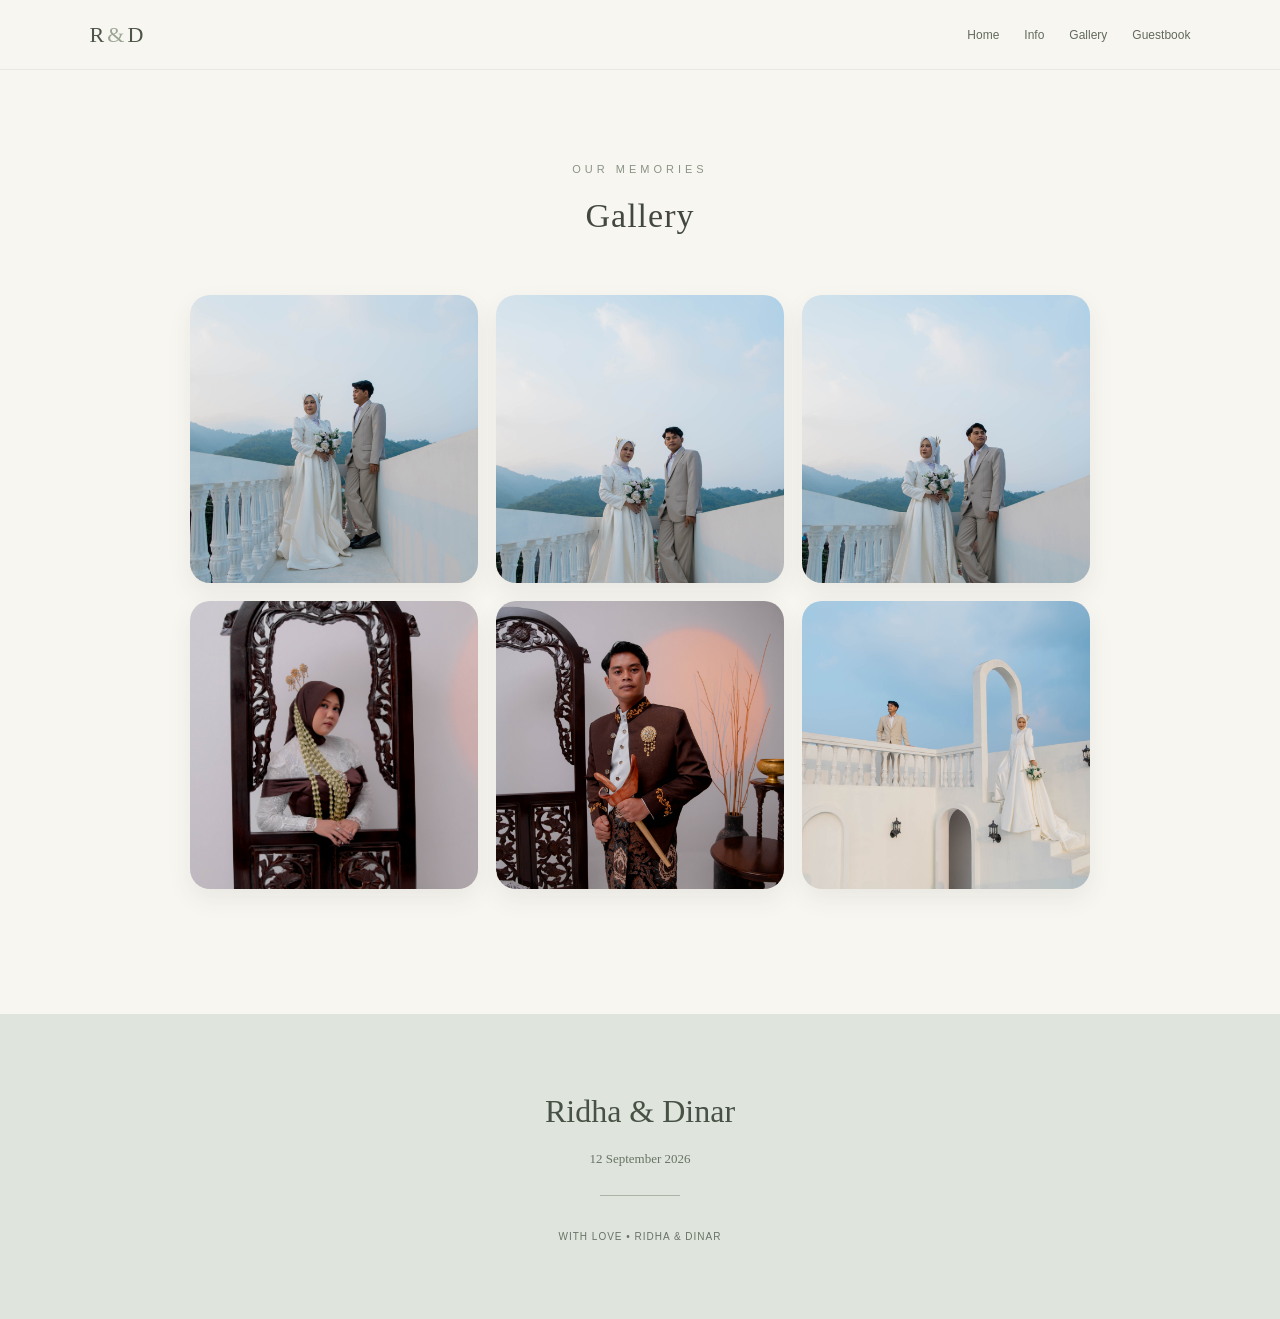
<file: gallery.html>
<!DOCTYPE html>
<html lang="id">

<head>

    <meta charset="UTF-8">

    <meta name="viewport"
          content="width=device-width, initial-scale=1.0">

    <title>Gallery | Ridha & Dinar</title>

    <link rel="stylesheet"
          href="assets/css/style.css">

</head>

<body>

<nav class="navbar">

    <div class="logo">
        R<span>&</span>D
    </div>

    <div class="nav-menu">

        <a href="index.html">Home</a>
        <a href="info.html">Info</a>
        <a href="gallery.html">Gallery</a>
        <a href="guestbook.html">Guestbook</a>

    </div>

</nav>


<section class="section gallery-section">

    <div class="section-title">

        <p>OUR MEMORIES</p>

        <h2>
            Gallery
        </h2>

    </div>


    <div class="gallery-grid">

        <div class="gallery-item">

            <img src="assets/img/foto1.jpg"
                 alt="Foto Ridha dan Dinar">

        </div>


        <div class="gallery-item">

            <img src="assets/img/foto2.jpg"
                 alt="Foto Ridha dan Dinar">

        </div>


        <div class="gallery-item">

            <img src="assets/img/foto3.jpg"
                 alt="Foto Ridha dan Dinar">

        </div>


        <div class="gallery-item">

            <img src="assets/img/ridha.jpg"
                 alt="Ridha">

        </div>


        <div class="gallery-item">

            <img src="assets/img/dinar.jpg"
                 alt="Dinar">

        </div>


        <div class="gallery-item">

            <img src="assets/img/background.jpg"
                 alt="Wedding">

        </div>

    </div>

</section>


<footer class="footer">

    <h2>
        Ridha & Dinar
    </h2>

    <p>
        12 September 2026
    </p>

    <div class="footer-line"></div>

    <small>
        WITH LOVE • RIDHA & DINAR
    </small>

</footer>

</body>
</html>
</file>
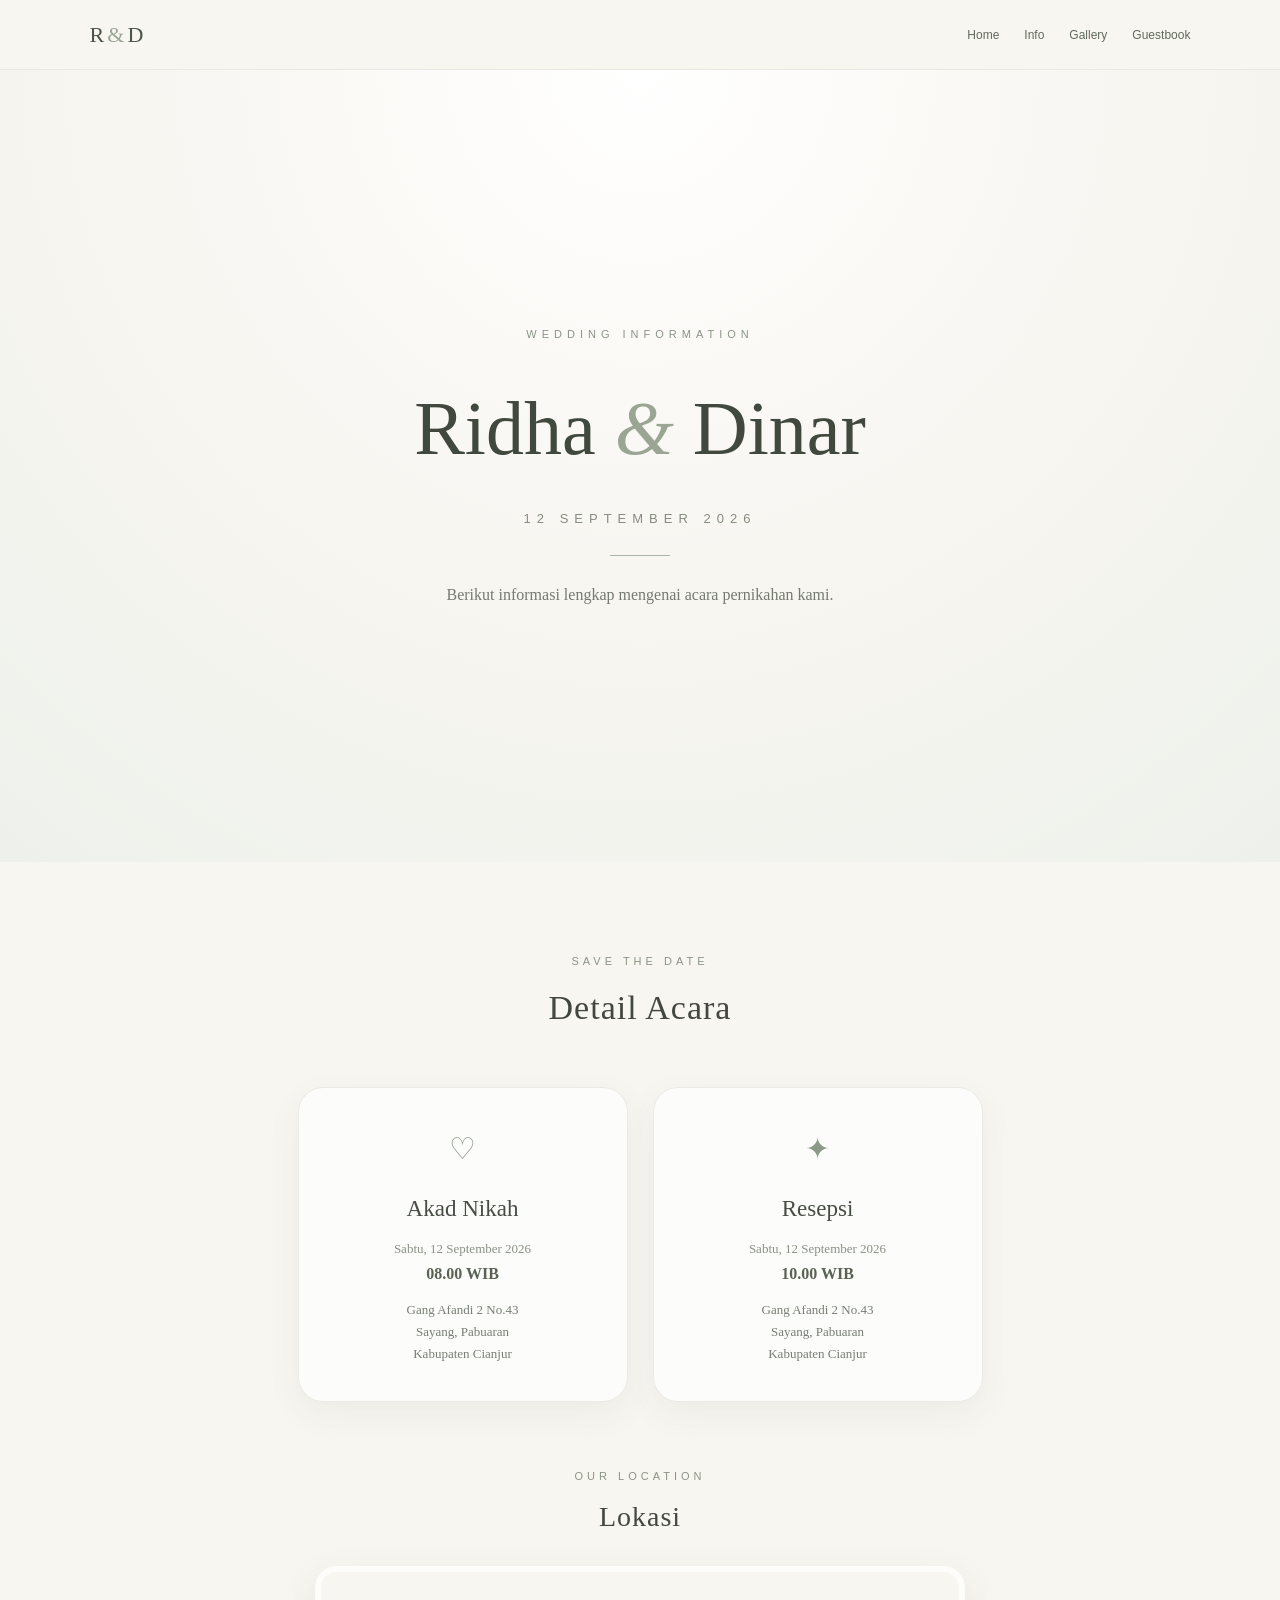
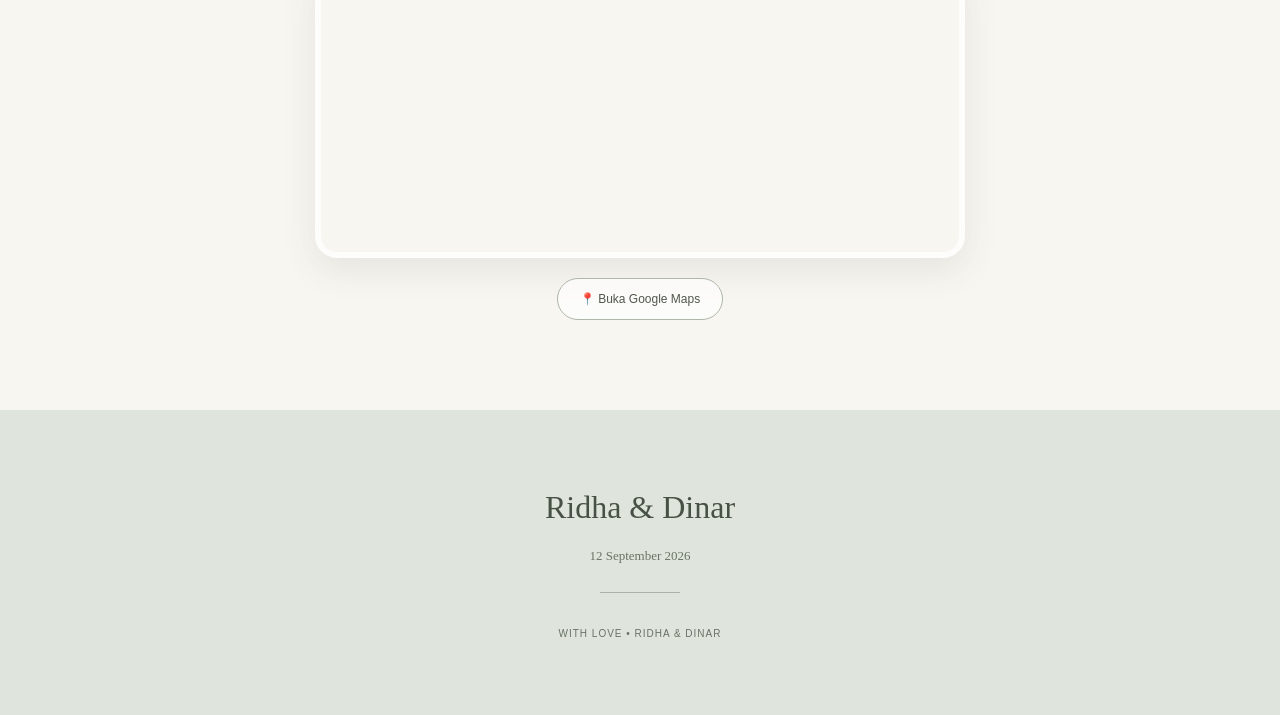
<file: info.html>
<!DOCTYPE html>
<html lang="id">

<head>

    <meta charset="UTF-8">

    <meta name="viewport"
          content="width=device-width, initial-scale=1.0">

    <title>Info | Ridha & Dinar</title>

    <link rel="stylesheet"
          href="assets/css/style.css">

</head>

<body>

<nav class="navbar">

    <div class="logo">
        R<span>&</span>D
    </div>

    <div class="nav-menu">

        <a href="index.html">
            Home
        </a>

        <a href="info.html">
            Info
        </a>

        <a href="gallery.html">
            Gallery
        </a>

        <a href="guestbook.html">
            Guestbook
        </a>

    </div>

</nav>


<section class="hero">

    <div class="hero-content">

        <p class="hero-small">
            WEDDING INFORMATION
        </p>

        <h1>
            Ridha <span>&</span> Dinar
        </h1>

        <p class="hero-date">
            12 SEPTEMBER 2026
        </p>

        <div class="hero-line"></div>

        <p>
            Berikut informasi lengkap mengenai
            acara pernikahan kami.
        </p>

    </div>

</section>


<section class="section event-section">

    <div class="section-title">

        <p>SAVE THE DATE</p>

        <h2>
            Detail Acara
        </h2>

    </div>


    <div class="event-container">

        <div class="event-card">

            <div class="event-icon">
                ♡
            </div>

            <h3>
                Akad Nikah
            </h3>

            <p class="event-date">
                Sabtu, 12 September 2026
            </p>

            <p>
                <strong>08.00 WIB</strong>
            </p>

            <p>
                Gang Afandi 2 No.43<br>
                Sayang, Pabuaran<br>
                Kabupaten Cianjur
            </p>

        </div>


        <div class="event-card">

            <div class="event-icon">
                ✦
            </div>

            <h3>
                Resepsi
            </h3>

            <p class="event-date">
                Sabtu, 12 September 2026
            </p>

            <p>
                <strong>10.00 WIB</strong>
            </p>

            <p>
                Gang Afandi 2 No.43<br>
                Sayang, Pabuaran<br>
                Kabupaten Cianjur
            </p>

        </div>

    </div>


    <div class="map-section">

        <div class="section-title">

            <p>OUR LOCATION</p>

            <h2>
                Lokasi
            </h2>

        </div>

        <div class="map-container">

            <iframe
                src="https://www.google.com/maps?q=Gang+Afandi+2+No.43,+Sayang,+Pabuaran,+Cianjur,+Jawa+Barat&output=embed"
                loading="lazy"
                allowfullscreen>
            </iframe>

        </div>

        <a
            href="https://maps.app.goo.gl/MuAJNy5SBTFGna1C7"
            target="_blank"
            class="map-button">

            📍 Buka Google Maps

        </a>

    </div>

</section>


<footer class="footer">

    <h2>
        Ridha & Dinar
    </h2>

    <p>
        12 September 2026
    </p>

    <div class="footer-line"></div>

    <small>
        WITH LOVE • RIDHA & DINAR
    </small>

</footer>


</body>
</html>
</file>
<file: assets/css/style.css>
* {
    margin: 0;
    padding: 0;
    box-sizing: border-box;
}

html {
    scroll-behavior: smooth;
}

body {
    font-family: Georgia, "Times New Roman", serif;
    background: #f8f6f1;
    color: #4d514b;
    line-height: 1.7;
}

.hidden {
    display: none !important;
}


/* ================= OPENING ================= */

.opening {
    position: fixed;
    inset: 0;
    z-index: 99999;

    display: flex;
    align-items: center;
    justify-content: center;

    text-align: center;
    overflow: hidden;

    background:
        url("../img/background.jpg")
        center center / cover no-repeat;

    transition:
        opacity .8s ease,
        visibility .8s ease;
}

.opening.hide {
    opacity: 0;
    visibility: hidden;
    pointer-events: none;
}

.opening-overlay {
    position: absolute;
    inset: 0;

    background:
        linear-gradient(
            rgba(30, 40, 32, .32),
            rgba(30, 40, 32, .48)
        );
}

.opening-content {
    position: relative;
    z-index: 2;

    width: min(90%, 650px);
    padding: 50px 30px;

    color: white;

    text-shadow:
        0 2px 18px rgba(0,0,0,.22);

    animation: openingFade 1.2s ease;
}

@keyframes openingFade {

    from {
        opacity: 0;
        transform: translateY(20px);
    }

    to {
        opacity: 1;
        transform: translateY(0);
    }

}

.opening-label {
    font-family: Arial, sans-serif;
    font-size: 11px;
    letter-spacing: 6px;
    margin-bottom: 18px;
    color: rgba(255,255,255,.92);
}

.opening h1 {
    font-size: clamp(52px, 9vw, 86px);
    font-weight: 400;
    line-height: 1.1;
}

.opening h1 span {
    color: #dbe3d5;
    font-style: italic;
}

.opening-date {
    font-family: Arial, sans-serif;
    letter-spacing: 5px;
    font-size: 13px;
    margin-top: 20px;
}

.opening-text {
    margin: 25px auto 35px;
    font-size: 14px;
    color: rgba(255,255,255,.92);
}


/* ================= BUTTON ================= */

.btn-open,
.btn-more,
.btn-submit,
.map-button {

    display: inline-block;

    padding: 12px 27px;

    border: 1px solid #aeb7a8;
    border-radius: 40px;

    background: rgba(255,255,255,.65);

    color: #50584c;

    text-decoration: none;

    font-family: Arial, sans-serif;
    font-size: 13px;

    cursor: pointer;

    transition: .3s ease;
}

.opening .btn-open {

    background: rgba(255,255,255,.9);

    color: #4d574b;

    border-color: rgba(255,255,255,.9);

    box-shadow:
        0 12px 35px rgba(0,0,0,.16);
}

.btn-open:hover,
.btn-more:hover,
.btn-submit:hover,
.map-button:hover {

    transform: translateY(-3px);

    background: #fff;

    box-shadow:
        0 12px 30px rgba(60,70,55,.14);
}


/* ================= NAVBAR ================= */

.navbar {

    position: sticky;
    top: 0;
    z-index: 1000;

    display: flex;
    justify-content: space-between;
    align-items: center;

    padding: 16px 7%;

    background: rgba(248,246,241,.88);

    backdrop-filter: blur(14px);

    border-bottom:
        1px solid rgba(120,130,115,.12);
}

.logo {

    font-size: 22px;
    letter-spacing: 3px;
    color: #4c5548;
}

.logo span {
    color: #9ba695;
}

.nav-menu {

    display: flex;
    gap: 25px;
}

.nav-menu a {

    color: #626a5d;

    text-decoration: none;

    font-family: Arial, sans-serif;
    font-size: 12px;

    transition: .3s;
}

.nav-menu a:hover {
    color: #9aa594;
}


/* ================= GENERAL ================= */

.section {

    width: 100%;
    max-width: 1100px;

    margin: auto;

    padding: 90px 25px;
}

.section-title {

    text-align: center;

    margin-bottom: 50px;
}

.section-title p {

    font-family: Arial, sans-serif;

    font-size: 11px;

    letter-spacing: 4px;

    color: #8a9485;

    margin-bottom: 8px;
}

.section-title h2 {

    font-size: 34px;

    font-weight: 400;

    color: #42483f;

    letter-spacing: 1px;
}


/* ================= HERO ================= */

.hero {

    min-height: 88vh;

    display: flex;
    justify-content: center;
    align-items: center;

    text-align: center;

    padding: 80px 25px;

    background:
        radial-gradient(
            circle at top,
            #ffffff 0%,
            #f8f6f1 48%,
            #eef1eb 100%
        );
}

.hero-content {
    max-width: 720px;
}

.hero-small {

    font-family: Arial, sans-serif;

    font-size: 11px;

    letter-spacing: 5px;

    color: #8a9485;

    margin-bottom: 20px;
}

.hero h1 {

    font-size: clamp(48px,8vw,76px);

    font-weight: 400;

    color: #41483e;

    margin-bottom: 15px;
}

.hero h1 span {

    color: #9aa594;

    font-style: italic;
}

.hero-date {

    font-family: Arial, sans-serif;

    letter-spacing: 6px;

    font-size: 13px;

    color: #858e7e;

    margin-bottom: 25px;
}

.hero-line {

    width: 60px;
    height: 1px;

    background: #aab3a5;

    margin: 25px auto;
}

.hero-content > p:last-child {

    max-width: 550px;

    margin: auto;

    color: #747a70;
}


/* ================= COUPLE ================= */

.couple {
    background: #f8f6f1;
}

.couple-container {

    display: flex;

    justify-content: center;
    align-items: center;

    gap: 55px;
}

.couple-card {

    width: 300px;

    text-align: center;
}

.couple-photo {

    width: 240px;
    height: 240px;

    margin: 0 auto 25px;

    overflow: hidden;

    border-radius: 50%;

    border: 8px solid rgba(255,255,255,.8);

    box-shadow:
        0 15px 35px rgba(60,70,55,.12);
}

.couple-photo img {

    width: 100%;
    height: 100%;

    object-fit: cover;

    transition: transform .6s ease;
}

.couple-photo:hover img {
    transform: scale(1.05);
}

.couple-card h3 {

    font-size: 24px;

    font-weight: 400;

    color: #444b41;

    margin-bottom: 10px;
}

.couple-card p {

    font-size: 14px;

    color: #7b8177;
}

.and {

    font-size: 40px;

    color: #a0aa99;

    font-style: italic;
}


/* ================= COUNTDOWN ================= */

.countdown-section {

    max-width: none;

    background: #eef1eb;
}

.countdown {

    display: flex;

    justify-content: center;

    gap: 15px;

    flex-wrap: wrap;
}

.countdown-box {

    width: 105px;
    height: 105px;

    display: flex;

    flex-direction: column;

    justify-content: center;
    align-items: center;

    background: rgba(255,255,255,.65);

    border:
        1px solid rgba(120,130,115,.15);

    border-radius: 20px;

    box-shadow:
        0 8px 25px rgba(70,80,65,.06);
}

.countdown-box span {

    font-size: 28px;

    color: #4b5447;
}

.countdown-box small {

    font-family: Arial, sans-serif;

    font-size: 10px;

    letter-spacing: 2px;

    color: #8b9385;
}


/* ================= EVENT ================= */

.event-section {
    background: #f8f6f1;
}

.event-container {

    display: flex;

    justify-content: center;

    gap: 25px;

    flex-wrap: wrap;
}

.event-card {

    width: 330px;

    padding: 35px 25px;

    text-align: center;

    background: rgba(255,255,255,.62);

    border:
        1px solid rgba(120,130,115,.14);

    border-radius: 25px;

    box-shadow:
        0 12px 35px rgba(60,70,55,.06);

    transition: .3s;
}

.event-card:hover {

    transform: translateY(-5px);

    box-shadow:
        0 18px 40px rgba(60,70,55,.10);
}

.event-icon {

    font-size: 30px;

    margin-bottom: 15px;

    color: #8d9988;
}

.event-card h3 {

    font-size: 23px;

    font-weight: 400;

    color: #464d43;

    margin-bottom: 10px;
}

.event-date {

    font-size: 13px;

    color: #8a9185;
}

.event-card strong {
    color: #596253;
}

.event-card > p:last-child {

    margin-top: 12px;

    font-size: 13px;

    color: #777e73;
}


/* ================= MAP ================= */

.map-section {

    margin-top: 65px;

    text-align: center;
}

.map-section .section-title {
    margin-bottom: 25px;
}

.map-section .section-title h2 {
    font-size: 28px;
}

.map-container {

    width: 88%;

    max-width: 650px;

    margin: 0 auto 20px;

    overflow: hidden;

    border-radius: 22px;

    border:
        6px solid rgba(255,255,255,.75);

    box-shadow:
        0 12px 35px rgba(60,70,55,.10);
}

.map-container iframe {

    display: block;

    width: 100%;

    height: 280px;

    border: 0;
}

.map-button {

    font-size: 12px;

    padding: 10px 22px;
}


/* ================= STORY ================= */

.story-section {

    background: #eef1eb;
}

.story {

    max-width: 750px;

    margin: auto;
}

.story-item {

    position: relative;

    padding: 25px 30px;

    margin-bottom: 20px;

    background: rgba(255,255,255,.55);

    border-left:
        3px solid #a5ae9f;

    border-radius:
        0 18px 18px 0;

    transition: .3s;
}

.story-item:hover {

    transform: translateX(5px);

    background: rgba(255,255,255,.75);
}

.story-year {

    font-family: Arial, sans-serif;

    font-size: 11px;

    letter-spacing: 3px;

    color: #8b9585;
}

.story-item h3 {

    font-size: 22px;

    font-weight: 400;

    color: #4b5347;

    margin: 5px 0;
}

.story-item p {

    font-size: 14px;

    color: #777e73;
}


/* ================= GALLERY ================= */

.gallery-section {
    text-align: center;
}

.gallery-grid {

    display: grid;

    grid-template-columns:
        repeat(3,1fr);

    gap: 18px;

    max-width: 900px;

    margin: auto auto 35px;
}

.gallery-item {

    aspect-ratio: 1 / 1;

    overflow: hidden;

    border-radius: 20px;

    box-shadow:
        0 10px 25px rgba(60,70,55,.08);

    cursor: pointer;
}

.gallery-item img {

    width: 100%;
    height: 100%;

    object-fit: cover;

    transition:
        transform .6s ease;
}

.gallery-item:hover img {
    transform: scale(1.06);
}


/* ================= RSVP ================= */

.rsvp-section {

    background: #eef1eb;
}

.rsvp-form {

    width: 100%;

    max-width: 600px;

    margin: auto;

    padding: 35px;

    background:
        rgba(255,255,255,.65);

    border-radius: 25px;

    box-shadow:
        0 12px 35px rgba(60,70,55,.06);
}

.form-group {
    margin-bottom: 20px;
}

.form-group label {

    display: block;

    margin-bottom: 7px;

    font-family: Arial, sans-serif;

    font-size: 12px;

    color: #666e61;
}

.form-group input,
.form-group select,
.form-group textarea {

    width: 100%;

    padding: 12px 15px;

    border:
        1px solid #d7ddd3;

    border-radius: 12px;

    background: #fbfcfa;

    font-family: Arial, sans-serif;

    font-size: 13px;

    color: #555d51;

    outline: none;
}

.form-group input:focus,
.form-group select:focus,
.form-group textarea:focus {

    border-color: #a5ae9f;

    box-shadow:
        0 0 0 3px
        rgba(165,174,159,.12);
}

.form-group textarea {
    resize: vertical;
}

.btn-submit {
    width: 100%;
}

.rsvp-message {

    text-align: center;

    margin-top: 15px;

    font-family: Arial, sans-serif;

    font-size: 12px;

    color: #66715f;
}


/* ================= FOOTER ================= */

.footer {

    padding: 70px 25px;

    text-align: center;

    background: #dfe5dc;

    color: #697266;
}

.footer h2 {

    font-size: 32px;

    font-weight: 400;

    color: #485145;

    margin-bottom: 10px;
}

.footer p {

    font-size: 13px;

    margin-bottom: 8px;
}

.footer-line {

    width: 80px;

    height: 1px;

    background: #aab3a5;

    margin: 25px auto;
}

.footer small {

    font-family: Arial, sans-serif;

    font-size: 10px;

    letter-spacing: 1px;
}


/* ================= MUSIC ================= */

.music-button {

    position: fixed;

    right: 22px;
    bottom: 22px;

    z-index: 5000;

    width: 45px;
    height: 45px;

    border-radius: 50%;

    border:
        1px solid rgba(130,140,125,.3);

    background:
        rgba(255,255,255,.82);

    backdrop-filter: blur(8px);

    box-shadow:
        0 8px 20px rgba(60,70,55,.12);

    cursor: pointer;

    font-size: 18px;

    transition: .3s;
}

.music-button:hover {
    transform: scale(1.08);
}


/* ================= IMAGE MODAL ================= */

.image-modal {

    display: none;

    position: fixed;

    inset: 0;

    z-index: 999999;

    align-items: center;

    justify-content: center;

    padding: 25px;

    background:
        rgba(25,30,25,.82);

    backdrop-filter: blur(5px);
}

.image-modal.show {
    display: flex;
}

.image-modal img {

    max-width: 90%;

    max-height: 85vh;

    border-radius: 18px;

    box-shadow:
        0 20px 60px rgba(0,0,0,.3);
}

.close-image {

    position: absolute;

    top: 20px;
    right: 30px;

    color: white;

    font-size: 38px;

    cursor: pointer;
}


/* ================= RESPONSIVE ================= */

@media (max-width: 768px) {

    .navbar {
        padding: 14px 20px;
    }

    .nav-menu {
        gap: 12px;
    }

    .nav-menu a {
        font-size: 10px;
    }

    .section {
        padding: 70px 18px;
    }

    .section-title h2 {
        font-size: 29px;
    }

    .couple-container {

        flex-direction: column;

        gap: 25px;
    }

    .and {
        font-size: 30px;
    }

    .couple-photo {

        width: 210px;
        height: 210px;
    }

    .countdown-box {

        width: 78px;
        height: 85px;
    }

    .countdown-box span {
        font-size: 23px;
    }

    .event-card {

        width: 100%;

        max-width: 360px;
    }

    .map-container {
        width: 94%;
    }

    .map-container iframe {
        height: 240px;
    }

    .gallery-grid {

        grid-template-columns:
            repeat(2,1fr);

        gap: 12px;
    }

    .rsvp-form {
        padding: 25px 20px;
    }

}


@media (max-width: 480px) {

    .opening h1 {
        font-size: 48px;
    }

    .opening-label {
        letter-spacing: 4px;
    }

    .hero {
        min-height: 80vh;
    }

    .hero h1 {
        font-size: 48px;
    }

    .nav-menu {
        gap: 8px;
    }

    .nav-menu a {
        font-size: 9px;
    }

    .logo {
        font-size: 18px;
    }

    .countdown {
        gap: 8px;
    }

    .countdown-box {

        width: 70px;
        height: 78px;
    }

    .countdown-box span {
        font-size: 20px;
    }

    .map-container {

        width: 100%;

        border-width: 4px;

        border-radius: 18px;
    }

    .map-container iframe {
        height: 220px;
    }

    .gallery-grid {
        grid-template-columns: 1fr 1fr;
    }

    .music-button {

        right: 15px;
        bottom: 15px;

        width: 42px;
        height: 42px;
    }

}
</file>
